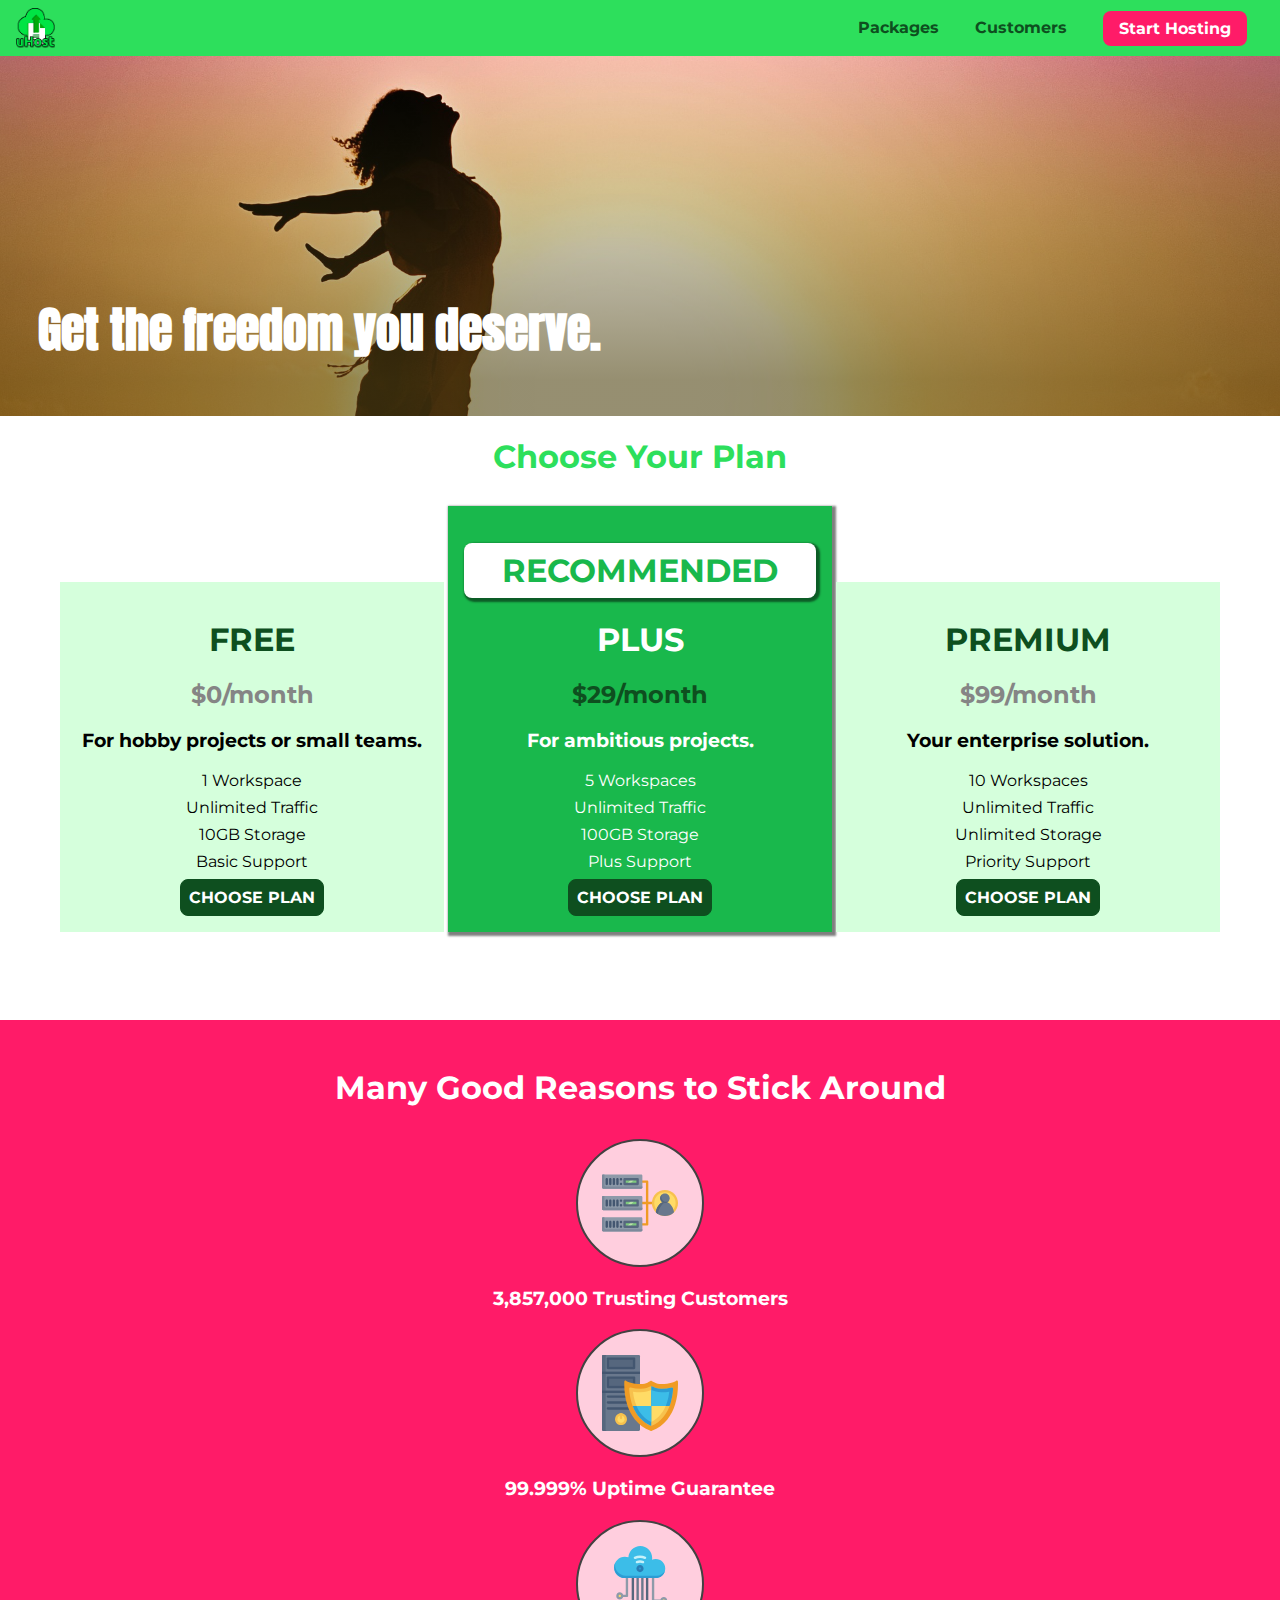
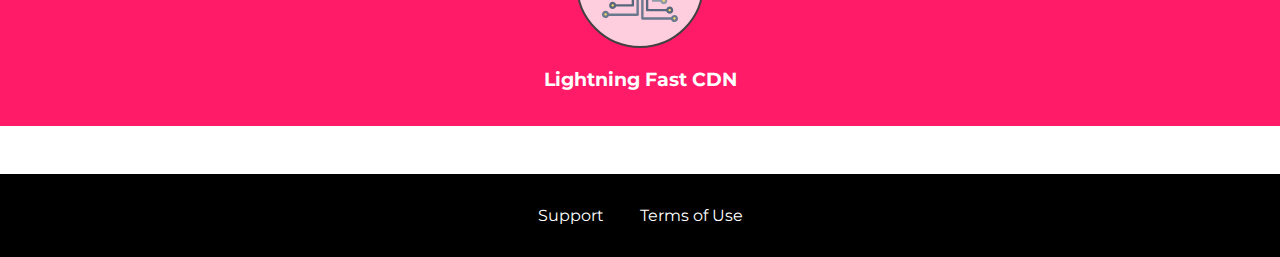
<file: index.html>
<!DOCTYPE html>
<html lang="en">
  <head>
    <meta charset="UTF-8">
    <meta http-equiv="X-UA-Compatible" content="ie=edge">
    <meta name="viewport" content="width=device-width, initial-scale=1.0">
    <title>uHost</title>
    <link rel="shortcut icon" href="favicon.png">
    <link href="https://fonts.googleapis.com/css?family=Anton" rel="stylesheet">
	<link href="https://fonts.googleapis.com/css?family=Montserrat:400,700" rel="stylesheet">
    <link rel="stylesheet" href="shared.css">
    <link rel="stylesheet" href="main.css">
    <script src="shared.js" defer></script>
  </head>
  <body>
    <div class="backdrop"></div>
    <div class="modal">
      <h1 class="modal__title">Do you want to continue?</h1>
      <div class="modal__actions">
        <a href="start-hosting/index.html" class="modal__action">Yes!</a>
        <button class="modal__action modal__action--negative" type="button">No!</button>
      </div>
    </div>
    <header class="main-header">
      <div>
        <button class="toggle-button">
          <span class="toggle-button__bar"></span>
          <span class="toggle-button__bar"></span>
          <span class="toggle-button__bar"></span>
        </button>
        <a href="index.html" class="main-header__brand">
          <img src="images/uhost-icon.png" alt="uHost - Your favorite hosting company">
        </a>
      </div>
      <nav class="main-nav">
        <ul class="main-nav__items">
          <li class="main-nav__item">
            <a href="packages/index.html">Packages</a>
          </li>
          <li class="main-nav__item">
            <a href="customers/index.html">Customers</a>
          </li>
          <li class="main-nav__item main-nav__item--cta">
            <a href="start-hosting/index.html">Start Hosting</a>
          </li>
        </ul>
      </nav>
    </header>
    <nav class="mobile-nav">
      <ul class="mobile-nav__items">
        <li class="mobile-nav__item">
          <a href="packages/index.html">Packages</a>
        </li>
        <li class="mobile-nav__item">
          <a href="customers/index.html">Customers</a>
        </li>
        <li class="mobile-nav__item mobile-nav__item--cta">
          <a href="start-hosting/index.html">Start Hosting</a>
        </li>
      </ul>
    </nav>
    <main>
      <section id="product-overview">
        <h1>Get the freedom you deserve.</h1>
      </section>
      <section id="plans">
        <h1 class="section-title">Choose Your Plan</h1>
        <div class="plan__list">
          <article class="plan">
              <h1 class="plan__title">FREE</h1>
              <h2 class="plan__price">$0/month</h2>
              <h3>For hobby projects or small teams.</h3>
              <ul class="plan__features">
                  <li class="plan__feature">1 Workspace</li>
                  <li class="plan__feature">Unlimited Traffic</li>
                  <li class="plan__feature">10GB Storage</li>
                  <li class="plan__feature">Basic Support</li>
              </ul>
              <div>
                  <button class="button">CHOOSE PLAN</button>
              </div>
          </article>
          <article class="plan plan--highlighted">
              <h1 class="plan__annotation">RECOMMENDED</h1>
              <h1 class="plan__title">PLUS</h1>
              <h2 class="plan__price">$29/month</h2>
              <h3>For ambitious projects.</h3>
              <ul class="plan__features">
                  <li class="plan__feature">5 Workspaces</li>
                  <li class="plan__feature">Unlimited Traffic</li>
                  <li class="plan__feature">100GB Storage</li>
                  <li class="plan__feature">Plus Support</li>
              </ul>
              <div>
                  <button class="button">CHOOSE PLAN</button>
              </div>
          </article>
          <article class="plan">
              <h1 class="plan__title">PREMIUM</h1>
              <h2 class="plan__price">$99/month</h2>
              <h3>Your enterprise solution.</h3>
              <ul class="plan__features">
                  <li class="plan__feature">10 Workspaces</li>
                  <li class="plan__feature">Unlimited Traffic</li>
                  <li class="plan__feature">Unlimited Storage</li>
                  <li class="plan__feature">Priority Support</li>
              </ul>
              <div>
                  <button class="button">CHOOSE PLAN</button>
              </div>
          </article>
      </div>
      </section>
      <section id="key-features">
        <h1 class="section-title">Many Good Reasons to Stick Around</h1>
        <ul class="key-feature__list">
          <li class="key-feature">
            <div class="key-feature__image">
              <svg viewBox="0 0 512 512">
                <path style="fill:#F09B24;" d="M344,248h-32V112c0-4.418-3.582-8-8-8h-40c-4.418,0-8,3.582-8,8s3.582,8,8,8h32v128h-32  c-4.418,0-8,3.582-8,8s3.582,8,8,8h32v128h-32c-4.418,0-8,3.582-8,8s3.582,8,8,8h40c4.418,0,8-3.582,8-8V264h32c4.418,0,8-3.582,8-8  S348.418,248,344,248z"
                />
                <path style="fill:#8E9AA9;" d="M264,64H8c-4.418,0-8,3.582-8,8v80c0,4.418,3.582,8,8,8h256c4.418,0,8-3.582,8-8V72  C272,67.582,268.418,64,264,64z"
                />
                <path style="fill:#7C899B;" d="M24,144c-4.418,0-8-3.582-8-8V64H8c-4.418,0-8,3.582-8,8v80c0,4.418,3.582,8,8,8h256  c4.418,0,8-3.582,8-8v-8H24z"
                />
                <rect x="152" y="96" style="fill:#B8E3A8;" width="88" height="32" />
                <g>
                    <polygon style="fill:#7EC97D;" points="152,96 152,128 166,128 198,96  " />
                    <polygon style="fill:#7EC97D;" points="220,96 188,128 240,128 240,96  " />
                </g>
                <path style="fill:#56677E;" d="M240,136h-88c-4.418,0-8-3.582-8-8V96c0-4.418,3.582-8,8-8h88c4.418,0,8,3.582,8,8v32  C248,132.418,244.418,136,240,136z M160,120h72v-16h-72V120z"
                />
                <g>
                    <path style="fill:#435670;" d="M32,136c-4.418,0-8-3.582-8-8V96c0-4.418,3.582-8,8-8s8,3.582,8,8v32C40,132.418,36.418,136,32,136z   "
                    />
                    <path style="fill:#435670;" d="M56,136c-4.418,0-8-3.582-8-8V96c0-4.418,3.582-8,8-8s8,3.582,8,8v32C64,132.418,60.418,136,56,136z   "
                    />
                    <path style="fill:#435670;" d="M80,136c-4.418,0-8-3.582-8-8V96c0-4.418,3.582-8,8-8s8,3.582,8,8v32C88,132.418,84.418,136,80,136z   "
                    />
                    <path style="fill:#435670;" d="M104,136c-4.418,0-8-3.582-8-8V96c0-4.418,3.582-8,8-8s8,3.582,8,8v32   C112,132.418,108.418,136,104,136z"
                    />
                    <path style="fill:#435670;" d="M128,105c-4.418,0-8-3.582-8-8v-1c0-4.418,3.582-8,8-8s8,3.582,8,8v1   C136,101.418,132.418,105,128,105z"
                    />
                    <path style="fill:#435670;" d="M128,136c-4.418,0-8-3.582-8-8v-1c0-4.418,3.582-8,8-8s8,3.582,8,8v1   C136,132.418,132.418,136,128,136z"
                    />
                </g>
                <path style="fill:#8E9AA9;" d="M264,208H8c-4.418,0-8,3.582-8,8v80c0,4.418,3.582,8,8,8h256c4.418,0,8-3.582,8-8v-80  C272,211.582,268.418,208,264,208z"
                />
                <path style="fill:#7C899B;" d="M24,288c-4.418,0-8-3.582-8-8v-72H8c-4.418,0-8,3.582-8,8v80c0,4.418,3.582,8,8,8h256  c4.418,0,8-3.582,8-8v-8H24z"
                />
                <rect x="152" y="240" style="fill:#B8E3A8;" width="88" height="32" />
                <g>
                    <polygon style="fill:#7EC97D;" points="152,240 152,272 166,272 198,240  " />
                    <polygon style="fill:#7EC97D;" points="220,240 188,272 240,272 240,240  " />
                </g>
                <path style="fill:#56677E;" d="M240,280h-88c-4.418,0-8-3.582-8-8v-32c0-4.418,3.582-8,8-8h88c4.418,0,8,3.582,8,8v32  C248,276.418,244.418,280,240,280z M160,264h72v-16h-72V264z"
                />
                <g>
                    <path style="fill:#435670;" d="M32,280c-4.418,0-8-3.582-8-8v-32c0-4.418,3.582-8,8-8s8,3.582,8,8v32C40,276.418,36.418,280,32,280   z"
                    />
                    <path style="fill:#435670;" d="M56,280c-4.418,0-8-3.582-8-8v-32c0-4.418,3.582-8,8-8s8,3.582,8,8v32C64,276.418,60.418,280,56,280   z"
                    />
                    <path style="fill:#435670;" d="M80,280c-4.418,0-8-3.582-8-8v-32c0-4.418,3.582-8,8-8s8,3.582,8,8v32C88,276.418,84.418,280,80,280   z"
                    />
                    <path style="fill:#435670;" d="M104,280c-4.418,0-8-3.582-8-8v-32c0-4.418,3.582-8,8-8s8,3.582,8,8v32   C112,276.418,108.418,280,104,280z"
                    />
                    <path style="fill:#435670;" d="M128,249c-4.418,0-8-3.582-8-8v-1c0-4.418,3.582-8,8-8s8,3.582,8,8v1   C136,245.418,132.418,249,128,249z"
                    />
                    <path style="fill:#435670;" d="M128,280c-4.418,0-8-3.582-8-8v-1c0-4.418,3.582-8,8-8s8,3.582,8,8v1   C136,276.418,132.418,280,128,280z"
                    />
                </g>
                <path style="fill:#8E9AA9;" d="M264,352H8c-4.418,0-8,3.582-8,8v80c0,4.418,3.582,8,8,8h256c4.418,0,8-3.582,8-8v-80  C272,355.582,268.418,352,264,352z"
                />
                <path style="fill:#7C899B;" d="M24,432c-4.418,0-8-3.582-8-8v-72H8c-4.418,0-8,3.582-8,8v80c0,4.418,3.582,8,8,8h256  c4.418,0,8-3.582,8-8v-8H24z"
                />
                <rect x="152" y="384" style="fill:#B8E3A8;" width="88" height="32" />
                <g>
                    <polygon style="fill:#7EC97D;" points="152,384 152,416 166,416 198,384  " />
                    <polygon style="fill:#7EC97D;" points="220,384 188,416 240,416 240,384  " />
                </g>
                <path style="fill:#56677E;" d="M240,424h-88c-4.418,0-8-3.582-8-8v-32c0-4.418,3.582-8,8-8h88c4.418,0,8,3.582,8,8v32  C248,420.418,244.418,424,240,424z M160,408h72v-16h-72V408z"
                />
                <g>
                    <path style="fill:#435670;" d="M32,424c-4.418,0-8-3.582-8-8v-32c0-4.418,3.582-8,8-8s8,3.582,8,8v32C40,420.418,36.418,424,32,424   z"
                    />
                    <path style="fill:#435670;" d="M56,424c-4.418,0-8-3.582-8-8v-32c0-4.418,3.582-8,8-8s8,3.582,8,8v32C64,420.418,60.418,424,56,424   z"
                    />
                    <path style="fill:#435670;" d="M80,424c-4.418,0-8-3.582-8-8v-32c0-4.418,3.582-8,8-8s8,3.582,8,8v32C88,420.418,84.418,424,80,424   z"
                    />
                    <path style="fill:#435670;" d="M104,424c-4.418,0-8-3.582-8-8v-32c0-4.418,3.582-8,8-8s8,3.582,8,8v32   C112,420.418,108.418,424,104,424z"
                    />
                    <path style="fill:#435670;" d="M128,393c-4.418,0-8-3.582-8-8v-1c0-4.418,3.582-8,8-8s8,3.582,8,8v1   C136,389.418,132.418,393,128,393z"
                    />
                    <path style="fill:#435670;" d="M128,424c-4.418,0-8-3.582-8-8v-1c0-4.418,3.582-8,8-8s8,3.582,8,8v1   C136,420.418,132.418,424,128,424z"
                    />
                </g>
                <path style="fill:#F7C14D;" d="M424,168c-48.523,0-88,39.477-88,88s39.477,88,88,88s88-39.477,88-88S472.523,168,424,168z" />
                <path style="fill:#FFDB66;" d="M424,184c-39.701,0-72,32.299-72,72s32.299,72,72,72s72-32.299,72-72S463.701,184,424,184z" />
                <path style="fill:#69788D;" d="M484.893,314.16C476.393,274.588,451.922,248,424,248s-52.393,26.588-60.893,66.16  c-0.605,2.82,0.354,5.749,2.511,7.664C381.731,336.124,402.465,344,424,344s42.269-7.876,58.381-22.176  C484.539,319.909,485.498,316.98,484.893,314.16z"
                />
                <path style="fill:#56677E;" d="M434.053,249.171C430.768,248.403,427.411,248,424,248c-27.922,0-52.393,26.588-60.893,66.16  c-0.605,2.82,0.354,5.749,2.511,7.664c3.383,3.002,6.979,5.703,10.734,8.125C384.904,286.243,407.373,255.378,434.053,249.171z"
                />
                <path style="fill:#69788D;" d="M424,192c-17.645,0-32,14.355-32,32s14.355,32,32,32s32-14.355,32-32S441.645,192,424,192z" />
                <path style="fill:#56677E;" d="M432,248c-17.645,0-32-14.355-32-32c0-6.783,2.128-13.076,5.742-18.258  C397.444,203.53,392,213.138,392,224c0,17.645,14.355,32,32,32c10.862,0,20.471-5.444,26.258-13.742  C445.076,245.872,438.783,248,432,248z"
                />

            </svg>

            </div>
            <p class="key-feature__description">3,857,000 Trusting Customers</p>
          </li>
          <li class="key-feature">
            <div class="key-feature__image">
              <svg viewBox="0 0 512 512">
                <path style="fill:#69788D;" d="M248,0H8C3.582,0,0,3.582,0,8v496c0,4.418,3.582,8,8,8h240c4.418,0,8-3.582,8-8V8  C256,3.582,252.418,0,248,0z"
                />
                <path style="fill:#56677E;" d="M24,504V8c0-4.418,3.582-8,8-8H8C3.582,0,0,3.582,0,8v496c0,4.418,3.582,8,8,8h24  C27.582,512,24,508.418,24,504z"
                />
                <g>
                    <rect x="0" y="112" style="fill:#435670;" width="256" height="16" />
                    <rect x="0" y="240" style="fill:#435670;" width="256" height="16" />
                </g>
                <path style="fill:#F7C14D;" d="M128,392c-22.056,0-40,17.944-40,40s17.944,40,40,40s40-17.944,40-40S150.056,392,128,392z" />
                <path style="fill:#FFDB66;" d="M128,408c-13.233,0-24,10.767-24,24s10.767,24,24,24s24-10.767,24-24S141.233,408,128,408z" />
                <path style="fill:#F7C14D;" d="M128,392c-2.739,0-5.414,0.278-8,0.805V424c0,4.418,3.582,8,8,8c4.418,0,8-3.582,8-8v-31.195  C133.414,392.278,130.739,392,128,392z"
                />
                <g>
                    <path style="fill:#435670;" d="M216,288H40c-4.418,0-8-3.582-8-8s3.582-8,8-8h176c4.418,0,8,3.582,8,8S220.418,288,216,288z"
                    />
                    <path style="fill:#435670;" d="M216,328H40c-4.418,0-8-3.582-8-8s3.582-8,8-8h176c4.418,0,8,3.582,8,8S220.418,328,216,328z"
                    />
                    <path style="fill:#435670;" d="M216,368H40c-4.418,0-8-3.582-8-8s3.582-8,8-8h176c4.418,0,8,3.582,8,8S220.418,368,216,368z"
                    />
                    <path style="fill:#435670;" d="M216,16H40c-4.418,0-8,3.582-8,8v64c0,4.418,3.582,8,8,8h176c4.418,0,8-3.582,8-8V24   C224,19.582,220.418,16,216,16z"
                    />
                </g>
                <rect x="48" y="32" style="fill:#56677E;" width="160" height="48" />
                <path style="fill:#435670;" d="M216,144H40c-4.418,0-8,3.582-8,8v64c0,4.418,3.582,8,8,8h176c4.418,0,8-3.582,8-8v-64  C224,147.582,220.418,144,216,144z"
                />
                <rect x="48" y="160" style="fill:#56677E;" width="160" height="48" />
                <path style="fill:#F09B24;" d="M511.747,180.237c-0.194-6.537-8.107-10.107-13.135-5.894c-5.6,4.693-42.904,21.282-98.514,21.282  c-33.45,0-64.625-20.999-64.929-21.206c-2.9-1.991-6.764-1.85-9.512,0.346c-2.677,2.135-27.201,20.86-63.793,20.86  c-55.607,0-92.914-16.589-98.515-21.282c-5.028-4.211-12.941-0.645-13.135,5.894c-1.634,54.834,4.655,105.941,18.693,151.903  c12.096,39.604,29.759,74.047,52.497,102.373c27.538,34.304,62.743,59.882,104.66,76.045c3.069,1.918,6.757,1.921,9.83,0  c41.917-16.163,77.122-41.741,104.66-76.045c22.738-28.326,40.401-62.77,52.497-102.373  C507.092,286.179,513.381,235.071,511.747,180.237z"
                />
                <path style="fill:#F7C14D;" d="M476.21,221.226c-1.953-1.631-4.568-2.235-7.036-1.628c-21.686,5.327-44.926,8.028-69.075,8.028  c-25.926,0-49.633-8.975-64.955-16.504c-2.307-1.134-5.016-1.091-7.284,0.116c-14.059,7.477-36.919,16.388-65.994,16.388  c-24.153,0-47.394-2.701-69.075-8.028c-5.155-1.268-10.221,2.966-9.894,8.261c2.077,33.693,7.668,65.635,16.616,94.935  c22.774,74.565,66.139,126.334,128.888,153.868c2.032,0.891,4.397,0.891,6.43,0c61.777-27.107,104.716-78.876,127.62-153.868  c8.948-29.3,14.539-61.241,16.616-94.935C479.224,225.319,478.163,222.856,476.21,221.226z"
                />
                <path style="fill:#FFDB66;" d="M331.609,451.727c-52.604-25.289-89.304-70.987-109.144-135.944  c-6.532-21.39-11.162-44.336-13.82-68.447c17.133,2.852,34.952,4.291,53.22,4.291c29.394,0,53.376-7.793,69.978-15.561  c17.44,7.736,41.656,15.561,68.256,15.561c18.267,0,36.085-1.439,53.219-4.291c-2.659,24.112-7.288,47.06-13.82,68.448  C419.545,381.108,383.27,426.805,331.609,451.727z"
                />
                <g>
                    <path style="fill:#2C9DD4;" d="M479.066,227.858c0.157-2.539-0.903-5.002-2.856-6.633s-4.568-2.235-7.036-1.628   c-21.686,5.327-44.926,8.028-69.075,8.028c-25.926,0-49.633-8.975-64.955-16.504c-1.057-0.52-2.2-0.78-3.345-0.806l-0.072,133.351   h123.601c2.556-6.746,4.933-13.702,7.123-20.874C471.398,293.493,476.989,261.552,479.066,227.858z"
                    />
                    <path style="fill:#2C9DD4;" d="M206.658,343.667c24.153,63.42,65.028,108.108,121.743,132.995c1.031,0.452,2.147,0.673,3.263,0.666   l0.063-133.661H206.658z"
                    />
                </g>
                <g>
                    <path style="fill:#3CBDE8;" d="M439.497,315.783c6.532-21.389,11.161-44.336,13.82-68.448c-17.134,2.852-34.952,4.291-53.219,4.291   c-26.6,0-50.815-7.824-68.256-15.561l-0.116,107.601h97.758C433.179,334.807,436.524,325.518,439.497,315.783z"
                    />
                    <path style="fill:#3CBDE8;" d="M232.523,343.667c21.144,50.298,54.363,86.56,99.087,108.06l0.117-108.06H232.523z" />
                </g>
            </svg>
            </div>
            <p class="key-feature__description">99.999% Uptime Guarantee</p>
          </li>
          <li class="key-feature">
            <div class="key-feature__image">
              <svg viewBox="0 0 512 512">
                <path style="fill:#8E9AA9;" d="M168,200c-4.418,0-8,3.582-8,8v120h-17.376c-3.302-9.311-12.194-16-22.624-16  c-13.234,0-24,10.767-24,24s10.766,24,24,24c10.429,0,19.321-6.689,22.624-16H168c4.418,0,8-3.582,8-8V208  C176,203.582,172.418,200,168,200z"
                />
                <path style="fill:#FFDB66;" d="M120,328c-4.411,0-8,3.589-8,8s3.589,8,8,8s8-3.589,8-8S124.411,328,120,328z" />
                <path style="fill:#56677E;" d="M208,200c-4.418,0-8,3.582-8,8v184H94.624C91.322,382.689,82.43,376,72,376  c-13.234,0-24,10.767-24,24s10.766,24,24,24c10.429,0,19.321-6.689,22.624-16H208c4.418,0,8-3.582,8-8V208  C216,203.582,212.418,200,208,200z"
                />
                <path style="fill:#FFDB66;" d="M72,392c-4.411,0-8,3.589-8,8s3.589,8,8,8s8-3.589,8-8S76.411,392,72,392z" />
                <path style="fill:#69788D;" d="M240,208c-4.418,0-8,3.582-8,8v239H47.24c-2.671-10.34-12.078-18-23.24-18c-13.234,0-24,10.767-24,24  s10.766,24,24,24c9.666,0,18.009-5.747,21.809-14H240c4.418,0,8-3.582,8-8V216C248,211.582,244.418,208,240,208z"
                />
                <path style="fill:#FFDB66;" d="M24,453c-4.411,0-8,3.589-8,8s3.589,8,8,8s8-3.589,8-8S28.411,453,24,453z" />
                <path style="fill:#69788D;" d="M488,464c-10.429,0-19.321,6.689-22.624,16H280V208c0-4.418-3.582-8-8-8s-8,3.582-8,8v280  c0,4.418,3.582,8,8,8h193.376c3.302,9.311,12.194,16,22.624,16c13.234,0,24-10.767,24-24S501.234,464,488,464z"
                />
                <path style="fill:#FFDB66;" d="M488,480c-4.411,0-8,3.589-8,8s3.589,8,8,8s8-3.589,8-8S492.411,480,488,480z" />
                <path style="fill:#56677E;" d="M456,408c-10.429,0-19.321,6.689-22.624,16H312V208c0-4.418-3.582-8-8-8s-8,3.582-8,8v224  c0,4.418,3.582,8,8,8h129.376c3.302,9.311,12.194,16,22.624,16c13.234,0,24-10.767,24-24S469.234,408,456,408z"
                />
                <path style="fill:#FFDB66;" d="M456,424c-4.411,0-8,3.589-8,8s3.589,8,8,8s8-3.589,8-8S460.411,424,456,424z" />
                <path style="fill:#8E9AA9;" d="M416,344c-10.429,0-19.321,6.689-22.624,16H352V208c0-4.418-3.582-8-8-8s-8,3.582-8,8v160  c0,4.418,3.582,8,8,8h49.376c3.302,9.311,12.194,16,22.624,16c13.234,0,24-10.767,24-24S429.234,344,416,344z"
                />
                <path style="fill:#FFDB66;" d="M416,360c-4.411,0-8,3.589-8,8s3.589,8,8,8s8-3.589,8-8S420.411,360,416,360z" />
                <path style="fill:#3CBDE8;" d="M362,88c-8.741,0-17.231,1.751-25.06,5.085C337.646,88.797,338,84.43,338,80  c0-44.112-35.888-80-80-80c-42.823,0-77.895,33.816-79.909,76.149C170.393,73.415,162.244,72,154,72c-39.701,0-72,32.299-72,72  s32.299,72,72,72h208c35.29,0,64-28.71,64-64S397.29,88,362,88z"
                />
                <path style="fill:#2C9DD4;" d="M368,200H160c-39.701,0-72-32.299-72-72c0-5.863,0.721-11.559,2.05-17.019  C84.918,120.88,82,132.102,82,144c0,39.701,32.299,72,72,72h208c30.389,0,55.88-21.296,62.379-49.743  C413.565,186.327,392.352,200,368,200z"
                />
                <path style="fill:#2A7DB5;" d="M256,128c-13.234,0-24,10.767-24,24s10.766,24,24,24c13.233,0,24-10.767,24-24S269.233,128,256,128z"
                />
                <path style="fill:#2C9DD4;" d="M256,144c-4.411,0-8,3.589-8,8s3.589,8,8,8c4.411,0,8-3.589,8-8S260.411,144,256,144z" />
                <g>
                    <path style="fill:#C5F1FA;" d="M221.755,87.695c-2.994,0-5.864-1.688-7.233-4.572c-1.894-3.991-0.194-8.763,3.798-10.657   C230.157,66.849,242.834,64,256,64c13.166,0,25.844,2.849,37.68,8.466c3.992,1.895,5.692,6.666,3.798,10.657   s-6.666,5.692-10.657,3.798C277.144,82.328,266.774,80,256,80c-10.774,0-21.144,2.328-30.821,6.921   C224.072,87.446,222.904,87.695,221.755,87.695z"
                    />
                    <path style="fill:#C5F1FA;" d="M276.545,116.618c-1.148,0-2.316-0.249-3.424-0.774C267.745,113.293,261.985,112,256,112   c-5.985,0-11.745,1.293-17.121,3.844c-3.991,1.895-8.763,0.192-10.657-3.798c-1.894-3.992-0.193-8.764,3.798-10.657   C239.557,97.813,247.625,96,256,96c8.376,0,16.444,1.813,23.98,5.389c3.991,1.894,5.692,6.665,3.798,10.657   C282.41,114.93,279.539,116.618,276.545,116.618z"
                    />
                </g>

            </svg>
            </div>
            <p class="key-feature__description">Lightning Fast CDN</p>
          </li>
        </ul>
      </section>
    </main>
    <footer class="main-footer">
      <nav>
        <ul class="main-footer__links">
          <li class="main-footer__link">
            <a href="#">Support</a>
          </li>
          <li class="main-footer__link">
            <a href="#">Terms of Use</a>
          </li>
        </ul>
      </nav>
    </footer>
  </body>
</html>
</file>
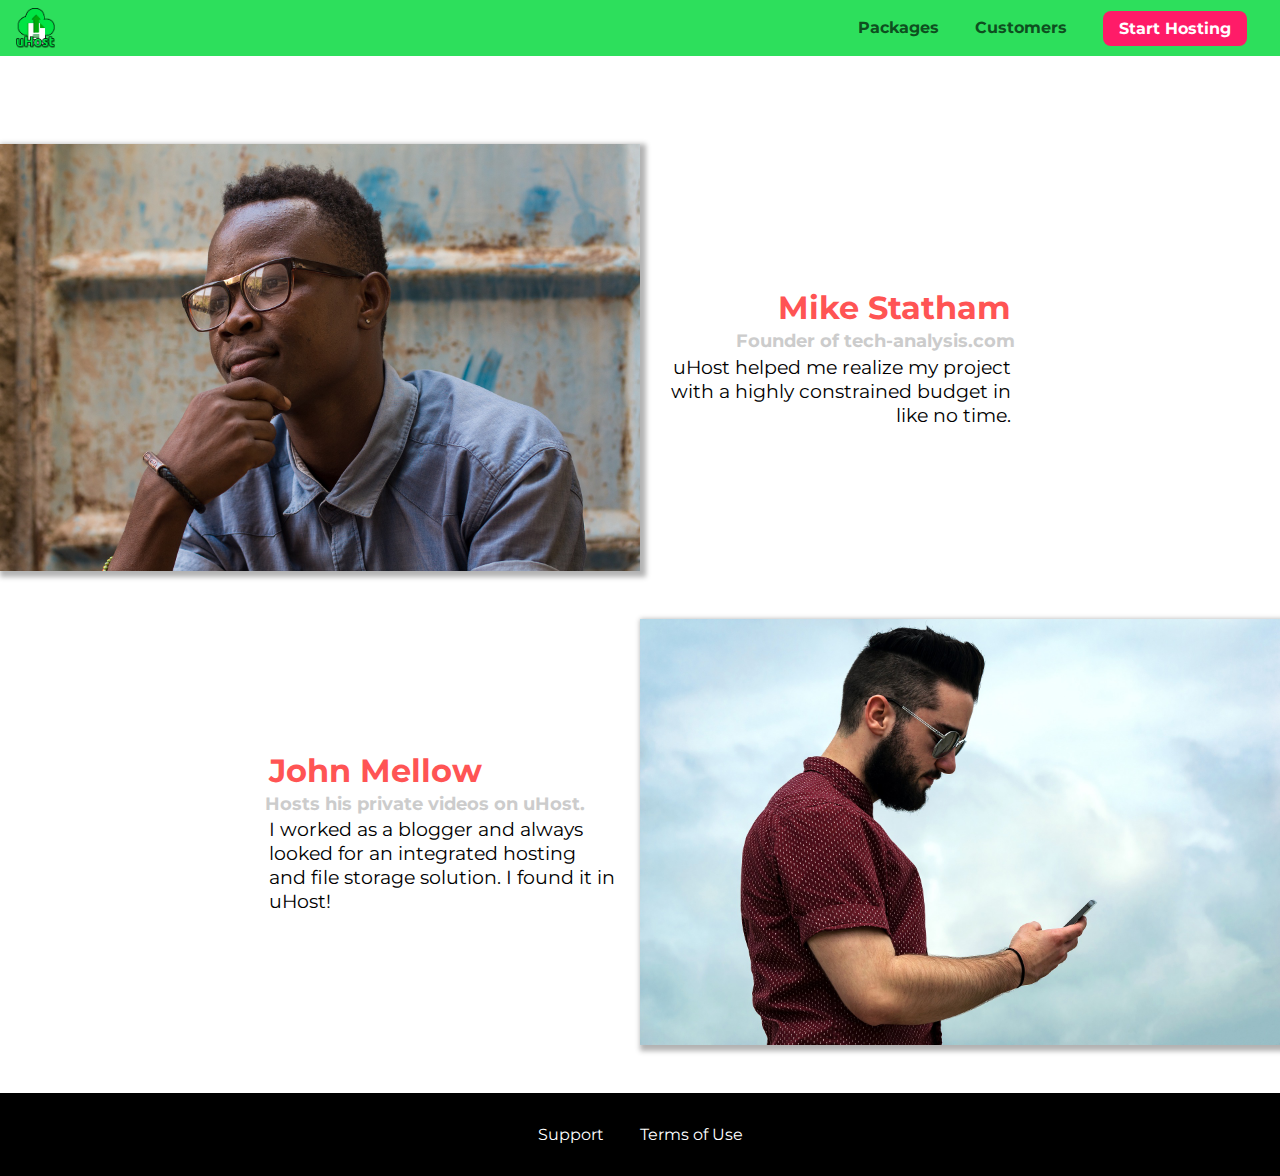
<file: customers/index.html>
<!DOCTYPE html>
<html lang="en">
<head>
    <meta charset="UTF-8">
    <meta http-equiv="X-UA-Compatible" content="ie=edge">
    <meta name="viewport" content="width=device-width, initial-scale=1.0">
    <title>uHost Customers</title>
    <link rel="shortcut icon" href="../favicon.png">
    <link href="https://fonts.googleapis.com/css?family=Anton|Montserrat:400,700" rel="stylesheet">
    <link rel="stylesheet" href="../shared.css">
    <link rel="stylesheet" href="customers.css">
    <script src="../shared.js" defer></script>
</head>
<body>
    <div class="backdrop"></div>
    <header class="main-header">
<div>
        <button class="toggle-button">
            <span class="toggle-button__bar"></span>
            <span class="toggle-button__bar"></span>
            <span class="toggle-button__bar"></span>
        </button>
        
            <a href="../index.html" class="main-header__brand">
                <img src="../images/uhost-icon.png" alt="uHost - Your favorite hosting company">
            </a>
        </div>
        <nav class="main-nav">
            <ul class="main-nav__items">
			     <li class="main-nav__item">
				     <a href="../packages/index.html">Packages</a>
				 </li>
				 <li class="main-nav__item">
				     <a href="index.html">Customers</a>
				 </li>
				 <li class="main-nav__item main-nav__item--cta">
				    <a href="start-hosting/index.html">Start Hosting</a>
				 </li>
            </ul>
        </nav>
    </header>
    <nav class="mobile-nav">
        <ul class="mobile-nav__items">
          <li class="mobile-nav__item">
            <a href="../packages/index.html">Packages</a>
          </li>
          <li class="mobile-nav__item">
            <a href="index.html">Customers</a>
          </li>
          <li class="mobile-nav__item mobile-nav__item--cta">
            <a href="../start-hosting/index.html">Start Hosting</a>
          </li>
        </ul>
      </nav>
    <main>
        <div>
            <div class="testimonial" id="customer-1">
                <div class="testimonial__image-container">
                    <img src="../images/customer-1.jpg" alt="Mike Statham - Customer" class="testimonial__image">
                </div>
                <div class="testimonial__info">
                    <h1 class="testimonial__name">Mike Statham</h1>
                    <h2 class="testimonial__subtitle">Founder of
                        <a href="tech-analysis.com">tech-analysis.com</a>
                    </h2>
                    <p class="testimonial__text">uHost helped me realize my project with a highly constrained budget in like no time.</p>
                </div>
            </div>
            <div class="testimonial" id="customer-2">

                <div class="testimonial__info">
                    <h1 class="testimonial__name">John Mellow</h1>
                    <h2 class="testimonial__subtitle">Hosts his private videos on uHost.
                    </h2>
                    <p class="testimonial__text">I worked as a blogger and always looked for an integrated hosting and file storage solution. I found
                        it in uHost!
                    </p>
                </div>
                <div class="testimonial__image-container">
                    <img src="../images/customer-2.jpg" alt="John Mellow - Customer" class="testimonial__image">
                </div>
            </div>
        </div>
    </main>
    <footer class="main-footer">
        <nav>
            <ul class="main-footer__links">
                <li class="main-footer__link">
                    <a href="#">Support</a>
                </li>
                <li class="main-footer__link">
                    <a href="#">Terms of Use</a>
                </li>
            </ul>
        </nav>
    </footer>
</body>

</html>
</file>
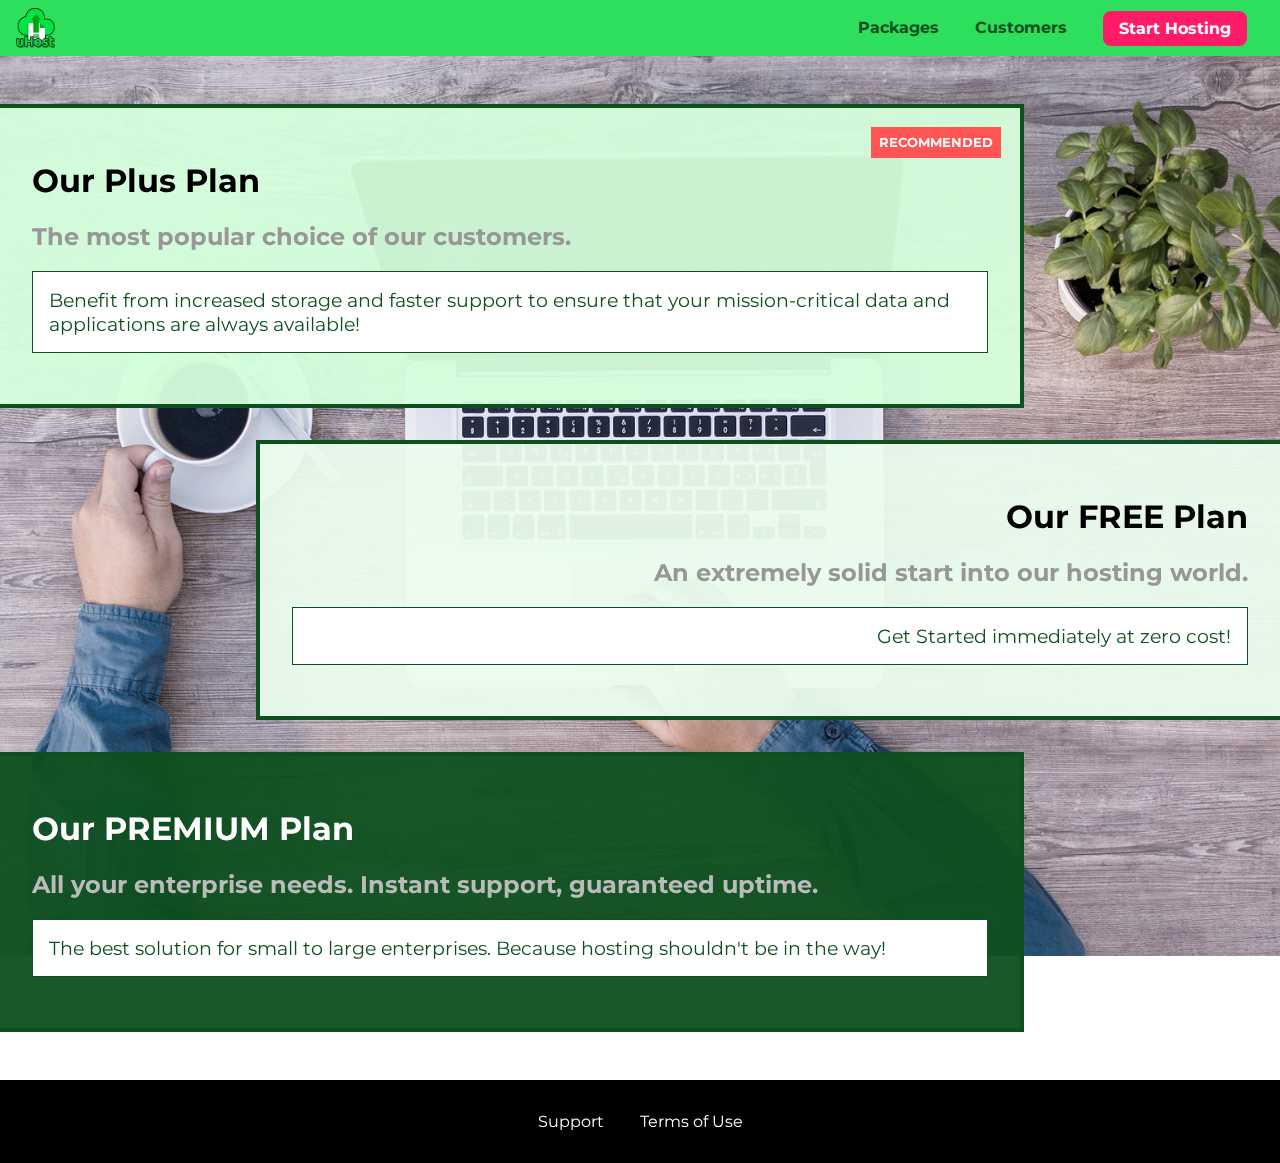
<file: packages/index.html>
<!DOCTYPE html>
<html lang="en">
<head>
	<meta charset="UTF-8">
	<meta http-equiv="X-UA-Compatible" content="ie=edge">
  <meta name="viewport" content="width=device-width, initial-scale=1.0">
	<title>uHost</title>
	<link rel="shortcut icon" href="../favicon.png">
	<link href="https://fonts.googleapis.com/css?family=Montserrat:400,700" rel="stylesheet">
	<link rel="stylesheet" href="../shared.css">
	<link rel="stylesheet" href="packages.css">
  <script src="../shared.js" defer></script>
</head>

<body>
   <div class="backdrop"></div>
    <div class="background"></div>
    <header class="main-header">
<div>
      <button class="toggle-button">
        <span class="toggle-button__bar"></span>
        <span class="toggle-button__bar"></span>
        <span class="toggle-button__bar"></span>
      </button>
      
        <a href="../index.html" class="main-header__brand">
          <img src="../images/uhost-icon.png" alt="uHost - Your favorite hosting company">
        </a>
      </div>
      <nav class="main-nav">
        <ul class="main-nav__items">
          <li class="main-nav__item">
		  	<a href="index.html">Packages</a>
		  </li>
          <li class="main-nav__item">
		  	<a href="../customers/index.html">Customers</a>
		  </li>
          <li class="main-nav__item main-nav__item--cta">
		  	<a href="../start-hosting/index.html">Start Hosting</a>
		  </li>
        </ul>
      </nav>
    </header>
    <nav class="mobile-nav">
      <ul class="mobile-nav__items">
        <li class="mobile-nav__item">
          <a href="index.html">Packages</a>
        </li>
        <li class="mobile-nav__item">
          <a href="../customers/index.html">Customers</a>
        </li>
        <li class="mobile-nav__item mobile-nav__item--cta">
          <a href="../start-hosting/index.html">Start Hosting</a>
        </li>
      </ul>
    </nav>
    <main>
      <section class="package" id="plus">
        <a href="#">
          <h1 class="package__title">Our Plus Plan</h1>
          <h2 class="package__badge">RECOMMENDED</h2>
          <h2 class="package__subtitle">The most popular choice of our customers.</h2>
          <p class="package__info">Benefit from increased storage and faster support to ensure that your mission-critical data and applications are always available!</p>
        </a>
      </section>
      <section class="package" id="free">
        <a href="#">
          <h1 class="package__title">Our FREE Plan</h1>
          <h2 class="package__subtitle">An extremely solid start into our hosting world.</h2>
          <p class="package__info">Get Started immediately at zero cost!</p>
        </a>
      </section>
      <div class="clearfix"></div>
      <section class="package" id="premium">
        <a href="#">
          <h1 class="package__title">Our PREMIUM Plan</h1>
          <h2 class="package__subtitle">All your enterprise needs. Instant support, guaranteed uptime.</h2>
          <p class="package__info">The best solution for small to large enterprises. Because hosting shouldn't be in the way!</p>
        </a>
      </section>
    </main>
    <footer class="main-footer">
      <nav>
        <ul class="main-footer__links">
          <li class="main-footer__link">
            <a href="#">Support</a>
          </li>
          <li class="main-footer__link">
            <a href="#">Terms of Use</a>
          </li>
        </ul>
      </nav>
    </footer>
  </body>
</html>
</file>
<file: shared.css>
* {
  box-sizing: border-box;
}

body {
  font-family: "Montserrat", sans-serif;
  margin: 0;
}

main {
  min-height: calc(100vh - 3.5rem - 8rem);
  margin-top: 3.5rem;
}

.backdrop {
  position: fixed;
  display: none;
  top: 0;
  left: 0;
  z-index: 100;
  width: 100vw;
  height: 100vh;
  background-color: rgba(0, 0, 0, 0.5);
}

.main-header {
  width: 100%;
  position: fixed;
  top: 0;
  left: 0;
  background: #2ddf5c;
  padding: 0.5rem 1rem;
  z-index: 1;
}

.main-header > div {
  display: inline-block;
  vertical-align: middle;
}

.toggle-button {
  width: 3rem;
  background: transparent;
  border: none;
  cursor: pointer;
  padding-top: 0;
  padding-bottom: 0;
  vertical-align: middle;
}

.toggle-button:focus {
  outline: none;
}

.toggle-button__bar {
  width: 100%;
  height: 0.2rem;
  background: black;
  display: block;
  margin: 0.6rem 0;
}

.main-header__brand {
  color: #0e4f1f;
  text-decoration: none;
  font-weight: bold;
  height: 2.5rem;
  /* width: 20px; */
  display: inline-block;
  vertical-align: middle;
}

.main-header__brand img {
  height: 100%;
  /* width: 100%; */
}

.main-nav {
  display: none;
}

.main-nav__items {
  margin: 0;
  padding: 0;
  list-style: none;
}

.main-nav__item {
  display: inline-block;
  margin: 0 1rem;
}

.main-nav__item a,
.mobile-nav__item a {
  text-decoration: none;
  color: #0e4f1f;
  font-weight: bold;
  padding: 0.2rem 0;
}

.main-nav__item a:hover,
.main-nav__item a:active {
  color: white;
  border-bottom: 5px solid white;
}

.main-nav__item--cta a,
.mobile-nav__item--cta a {
  color: white;
  background-color: #ff1b68;
  padding: 0.5rem 1rem;
  border-radius: 8px;
}

.main-nav__item--cta a:hover,
.main-nav__item--cta a:active,
.mobile-nav__item--cta a:hover,
.mobile-nav__item--cta a:active {
  color: #ff1b68;
  background-color: white;
  border: none;
}

@media (min-width: 40rem) {
  .toggle-button {
    display: none;
  }

  .main-nav {
    display: inline-block;
    text-align: right;
    width: calc(100% - 44px);
    vertical-align: middle;
  }
}

.main-footer {
  background-color: black;
  padding: 2rem;
  margin-top: 3rem;
}

.main-footer__links {
  list-style: none;
  margin: 0;
  padding: 0;
  text-align: center;
}

.main-footer__link {
  display: block;
  margin: 1rem 0;
}

.main-footer__link a {
  color: white;
  text-decoration: none;
}

.main-footer__link a:active,
.main-footer__link a:hover {
  color: #ccc;
}

.mobile-nav {
  display: none;
  position: fixed;
  z-index: 101;
  top: 0;
  left: 0;
  background: white;
  width: 80%;
  height: 100vh;
}

.mobile-nav__items {
  width: 90%;
  height: 100%;
  list-style: none;
  margin: 10% auto;
  padding: 0;
  text-align: center;
}

.mobile-nav__item {
  margin: 1rem 0;
}

.mobile-nav__item a {
  font-size: 1.5rem;
}

.button {
  background-color: #0e4f1f;
  color: white;
  font: inherit;
  border: 1.5px solid #0e4f1f;
  padding: 0.5rem;
  border-radius: 8px;
  font-weight: bold;
  cursor: pointer;
}

.button:hover,
.button:active {
  background-color: white;
  color: #0e4f1f;
}

.button:focus {
  outline: none;
}

.open {
  display: block !important;
}

@media (min-width: 40rem) {
  .main-footer__link {
    display: inline-block;
    margin: 0 1rem;
  }
}
</file>
<file: main.css>
#product-overview {
  background: linear-gradient(to top, rgba(80, 68, 18, 0.6) 10%, transparent), 
    url("images/freedom.jpg") center/cover no-repeat border-box, 
    #ff1b68;
  /* background-image: url("freedom.jpg");
  background-size: cover;
  background-position: left 10% bottom 20%; */
  /* background-repeat: no-repeat;
  background-origin: border-box;
  background-clip: border-box; */
  /* background-image: linear-gradient(to left bottom, red, blue); */
  /* background-image: radial-gradient(red, blue); */
  width: 100vw;
  height: 33vh;
  /* border: 5px dashed red; */
  position: relative;
}

#product-overview h1 {
  color: white;
  font-family: "Anton", sans-serif;
  position: absolute;
  bottom: 5%;
  left: 3%;
  font-size: 1.6rem;
}

@media (min-width: 40rem) and (min-height: 40rem) {
  #product-overview {
    height: 40vh;
    background-position: 50% 25%;
  }

  #product-overview h1 {
    font-size: 3rem;
  }
}

.section-title {
  color: #2ddf5c;
  text-align: center;
}

.plan {
  background-color: #d5ffdc;
  text-align: center;
  padding: 1rem;
  margin: 0.5rem 0;
  width: 100%;
}

.plan--highlighted {
  background-color: #19b84c;
  color: white;
}

.plan__annotation {
  background-color: white;
  color: #19b84c;
  padding: 0.5rem;
  box-shadow: 2px 2px 2px 2px rgba(0, 0, 0, 0.5);
  border-radius: 8px;
}

.plan__title {
  color: #0e4f1f;
}

.plan__price {
  color: #858585;
}

.plan--highlighted .plan__title {
  color: white;
}

.plan--highlighted .plan__price {
  color: #0e4f1f;
}

.plan__features {
  list-style: none;
  margin: 0;
  padding: 0;
}

.plan__feature {
  margin: 0.5rem 0;
}

@media (min-width: 40rem) {
  .plan__list {
    width: 100%;
    text-align: center;
  }

  .plan {
    display: inline-block;
    width: 30%;
    vertical-align: center;
    min-width: 13rem;
    max-width: 25rem;
  }

  .plan--highlighted {
    box-shadow: 2px 2px 2px 2px rgba(0, 0, 0, 0.5);
  }
}

#key-features {
  background-color: #ff1b68;
  margin-top: 5rem;
  padding: 1rem;
}

#key-features .section-title {
  color: white;
  margin: 2rem;
}

.key-feature__list {
  list-style: none;
  margin: 0;
  padding: 0;
  text-align: center;
}

.key-feature__image {
  background-color: #ffcede;
  width: 128px;
  height: 128px;
  border: 2px solid #424242;
  border-radius: 50%;
  margin: auto;
  padding: 1.5rem;
}

.key-feature__description {
  text-align: center;
  font-weight: bold;
  color: white;
  font-size: 1.2rem;
}

@media (min-width: 40rem) and (min-height: 60rem) {
  .key-feature {
    display: inline-block;
    width: 30%;
    max-width: 25rem;
    vertical-align: top;
  }
}

.modal {
  position: fixed;
  display: none;
  z-index: 200;
  top: 20%;
  left: 30%;
  width: 40%;
  background: white;
  padding: 1rem;
  border: 1px solid #ccc;
  box-shadow: 1px 1px 1px rgba(0, 0, 0, 0.5);
}

.modal__title {
  text-align: center;
  margin: 0 0 1rem 0;
}

.modal__actions {
  text-align: center;
}

.modal__action {
  border: 1px solid #0e4f1f;
  background: #0e4f1f;
  text-decoration: none;
  color: white;
  font: inherit;
  padding: 0.5rem 1rem;
  cursor: pointer;
}

.modal__action:hover,
.modal__action:active {
  background: #2ddf5c;
  border-color: #2ddf5c;
}

.modal__action--negative {
  background: red;
  border-color: red;
}

.modal__action--negative:hover,
.modal__action--negative:active {
  background: #ff5454;
  border-color: #ff5454;
}
</file>
<file: customers/customers.css>
main {
  padding-top: 2.5rem;
}

.testimonial {
    font-size: 1.2rem;
}

/* .testimonial__list {
  width: 80%;
  margin: auto;
} */

.testimonial__image-container {
  width: 100%;
  max-width: 40rem;
  box-shadow: 3px 3px 5px 3px rgba(0, 0, 0, 0.3);
}

.testimonial__image {
  width: 100%;
  vertical-align: top;
}

.testimonial__info {
  text-align: right;
  padding: 0.9rem;
}

#customer-2.testimonial {
  text-align: right;
}

#customer-2 .testimonial__info {
  text-align: left;
}

.testimonial__name {
  margin: 0.2rem;
  color: #ff5454;
  font-size: 2rem;
}

.testimonial__subtitle {
  margin: 0;
  font-size: 1.1rem;
  color: #ccc;
}

.testimonial__subtitle a {
  color: inherit;
  text-decoration: none;
}

.testimonial__subtitle a:hover,
.testimonial__subtitle a:active {
  color: #7a7a7a;
}

.testimonial__text {
  margin: 0.2rem;
}

@media (min-width: 40rem) {
  .testimonial {
    margin: 3rem auto;
    max-width: 1500px;
  }

  .testimonial__image-container {
    display: inline-block;
    vertical-align: middle;
    width: 66%;
  }

  .testimonial__info {
    display: inline-block;
    vertical-align: middle;
    width: 30%;
  }
}
</file>
<file: packages/packages.css>
main {
  padding-top: 2rem;
}

.background {
  background: url("../images/plans-background.jpg") center/cover;
  filter: grayscale(40%);
  width: 100vw;
  height: 100vh;
  position: fixed;
  z-index: -1;
}

.package {
  width: 80%;
  margin: 1rem 0;
  border: 4px solid #0e4f1f;
  border-left: none;
  position: relative;
}

.package:hover,
.package:active {
  box-shadow: 2px 2px 4px rgba(0, 0, 0, 0.5);
  border-color: #ff5454;
}

.package a {
  text-decoration: none;
  color: inherit;
  display: block;
  padding: 2rem;
}

.package__badge {
  position: absolute;
  top: 0;
  right: 0;
  margin: 1.2rem;
  font-size: 0.8rem;
  color: white;
  background-color: #ff5454;
  padding: 0.5rem;
}

.package__subtitle {
  color: #979797;
}

.package__info {
  padding: 1rem;
  border: 1px solid #0e4f1f;
  font-size: 1.2rem;
  color: #0e4f1f;
  background-color: white;
}

.clearfix {
  clear: both;
}

#plus {
  background-color: rgba(213, 255, 220, 0.95);
}

#free {
  background-color: rgba(234, 252, 237, 0.95);
  float: right;
  border-right: none;
  border-left: 4px solid #0e4f1f;
  text-align: right;
}

#free:hover,
#free:active {
  border-left-color: #ff5454;
}

#premium {
  background-color: rgba(14, 79, 31, 0.95);
}

#premium .package__title {
  color: white;
}

#premium .package__subtitle {
  color: #bbb;
}

@media (min-width: 40rem) {
  main {
    max-width: 1500px;
    margin-left: auto;
    margin-right: auto;
  }
}

@media (min-width: 1500px) {
  .package {
    border-left: 4px solid #0e4f1f;
  }

  #free {
    border-right: 4px solid #0e4f1f;
  }

  #free:hover,
  #free:active {
    border-right-color: #ff5454;
  }
}
</file>
